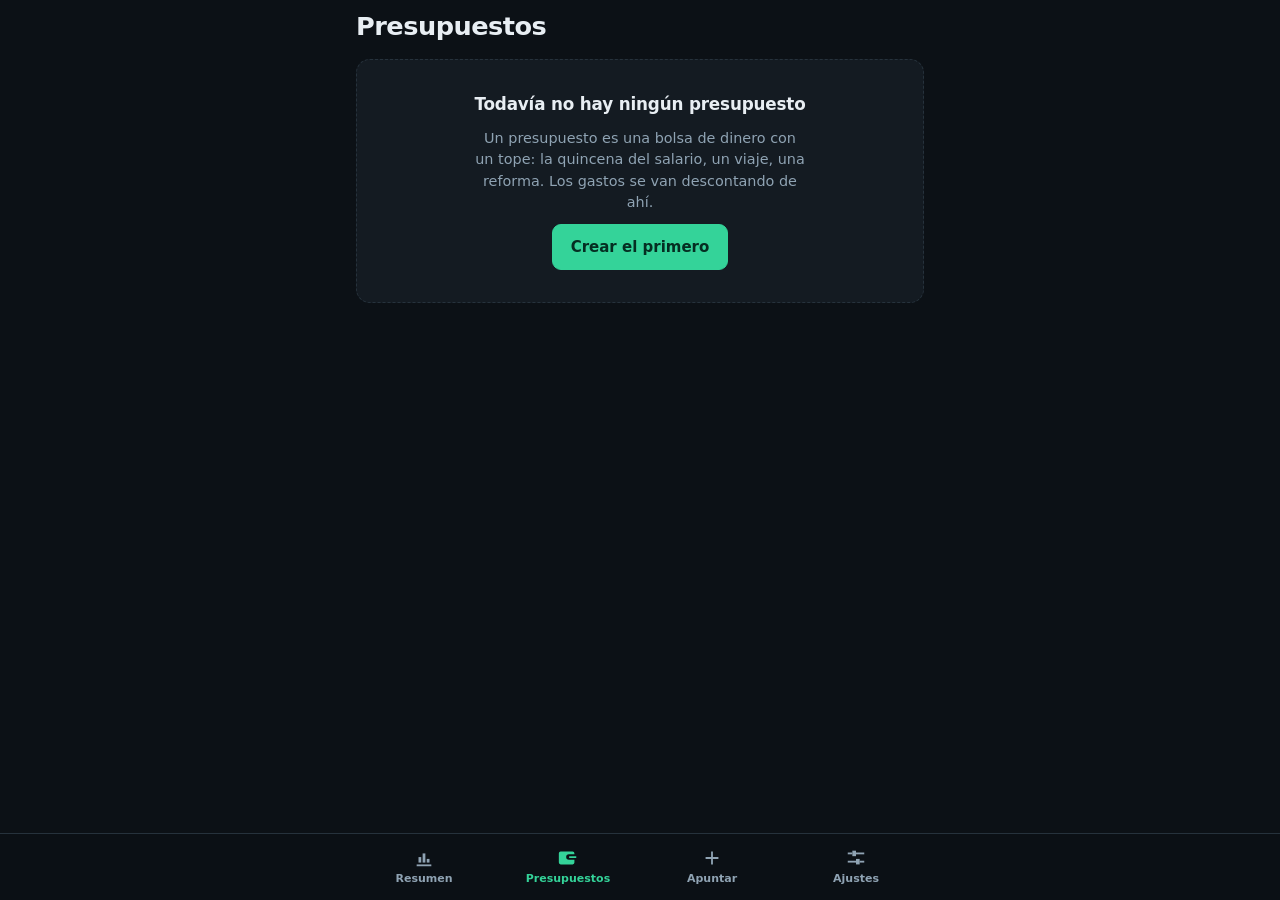
<file: index.html>
<!DOCTYPE html>
<html lang="es">
<head>
  <meta charset="utf-8">
  <meta name="viewport" content="width=device-width, initial-scale=1, viewport-fit=cover">
  <title>Control de Gastos</title>
  <meta name="description" content="Control de gastos por presupuestos: cuánto llevas gastado y cuánto te queda.">
  <meta name="theme-color" content="#0C1116">
  <meta name="mobile-web-app-capable" content="yes">
  <meta name="apple-mobile-web-app-capable" content="yes">
  <meta name="apple-mobile-web-app-status-bar-style" content="black-translucent">
  <meta name="apple-mobile-web-app-title" content="Control de Gastos">
  <link rel="manifest" href="manifest.webmanifest">
  <link rel="icon" href="icons/icon-192.png" sizes="192x192">
  <link rel="apple-touch-icon" href="icons/icon-192.png">
  <link rel="stylesheet" href="app.css">
</head>
<body>

  <div id="install" class="install-bar" hidden>
    <span>Instálala en el móvil para abrirla como una app.</span>
    <span class="install-actions">
      <button type="button" class="install-yes">Instalar</button>
      <button type="button" class="install-no">Ahora no</button>
    </span>
  </div>

  <main id="screen" class="screen"></main>

  <nav id="nav" class="nav" aria-label="Secciones"></nav>

  <noscript>
    <p style="padding:2rem;color:#E8EEF3">Control de Gastos necesita JavaScript activado para funcionar.</p>
  </noscript>

  <script src="js/dom.js"></script>
  <script src="js/store.js"></script>
  <script src="js/bancos.js"></script>
  <script src="js/charts.js"></script>
  <script src="js/views.js"></script>
  <script src="js/dashboard.js"></script>
  <script src="js/gmail.js"></script>
  <script src="js/app.js"></script>
</body>
</html>
</file>
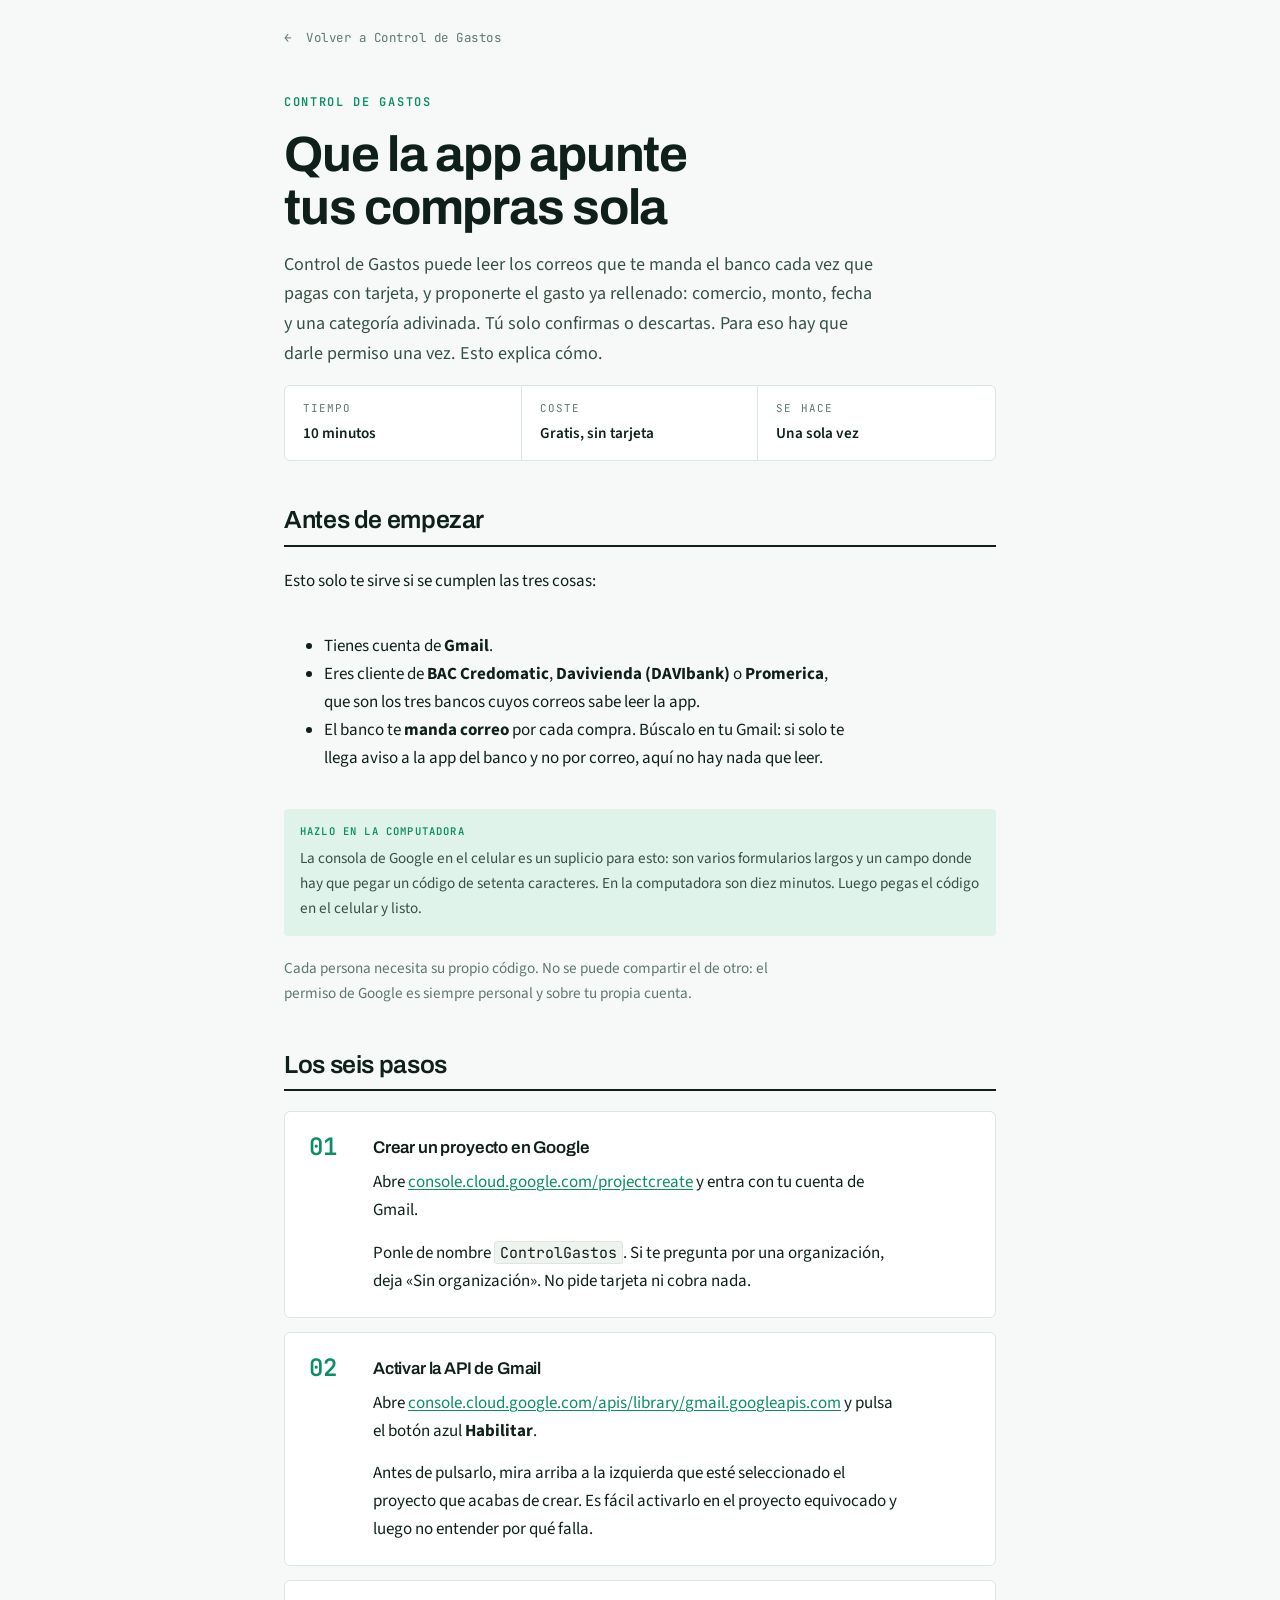
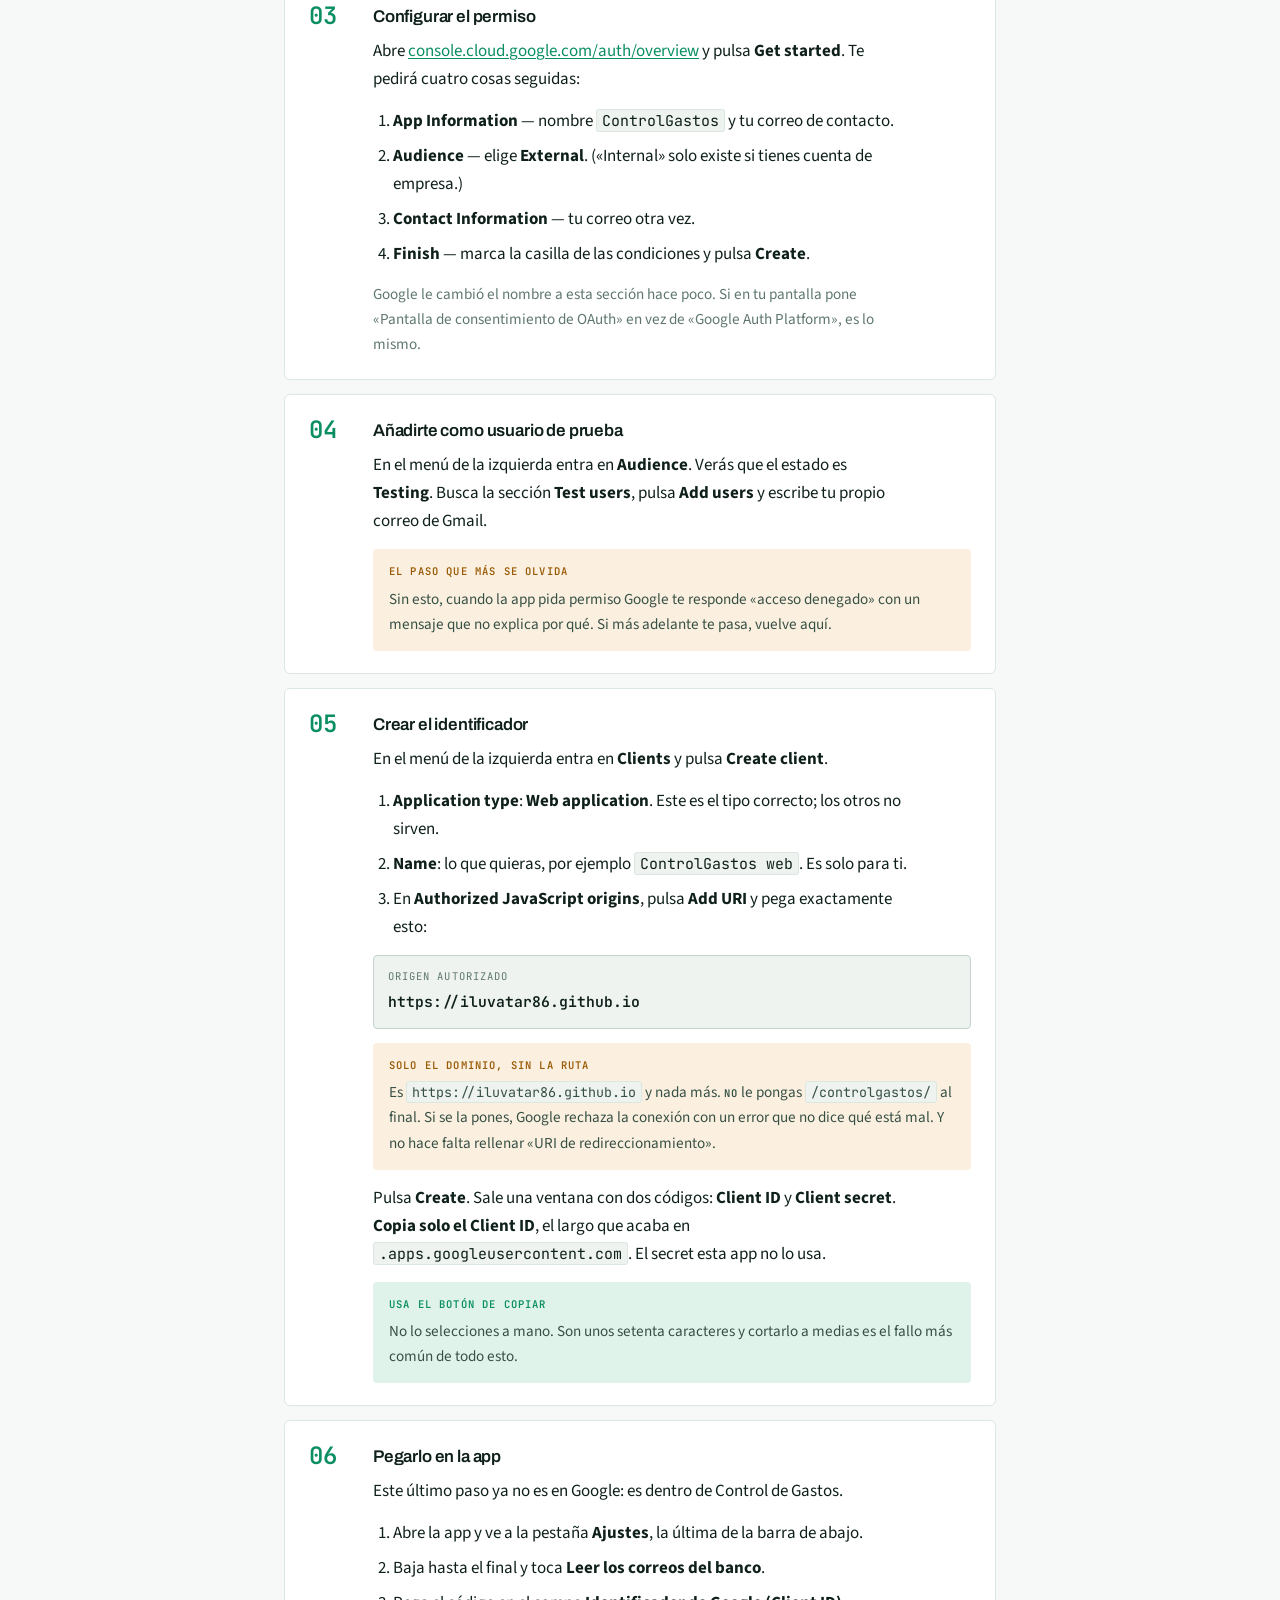
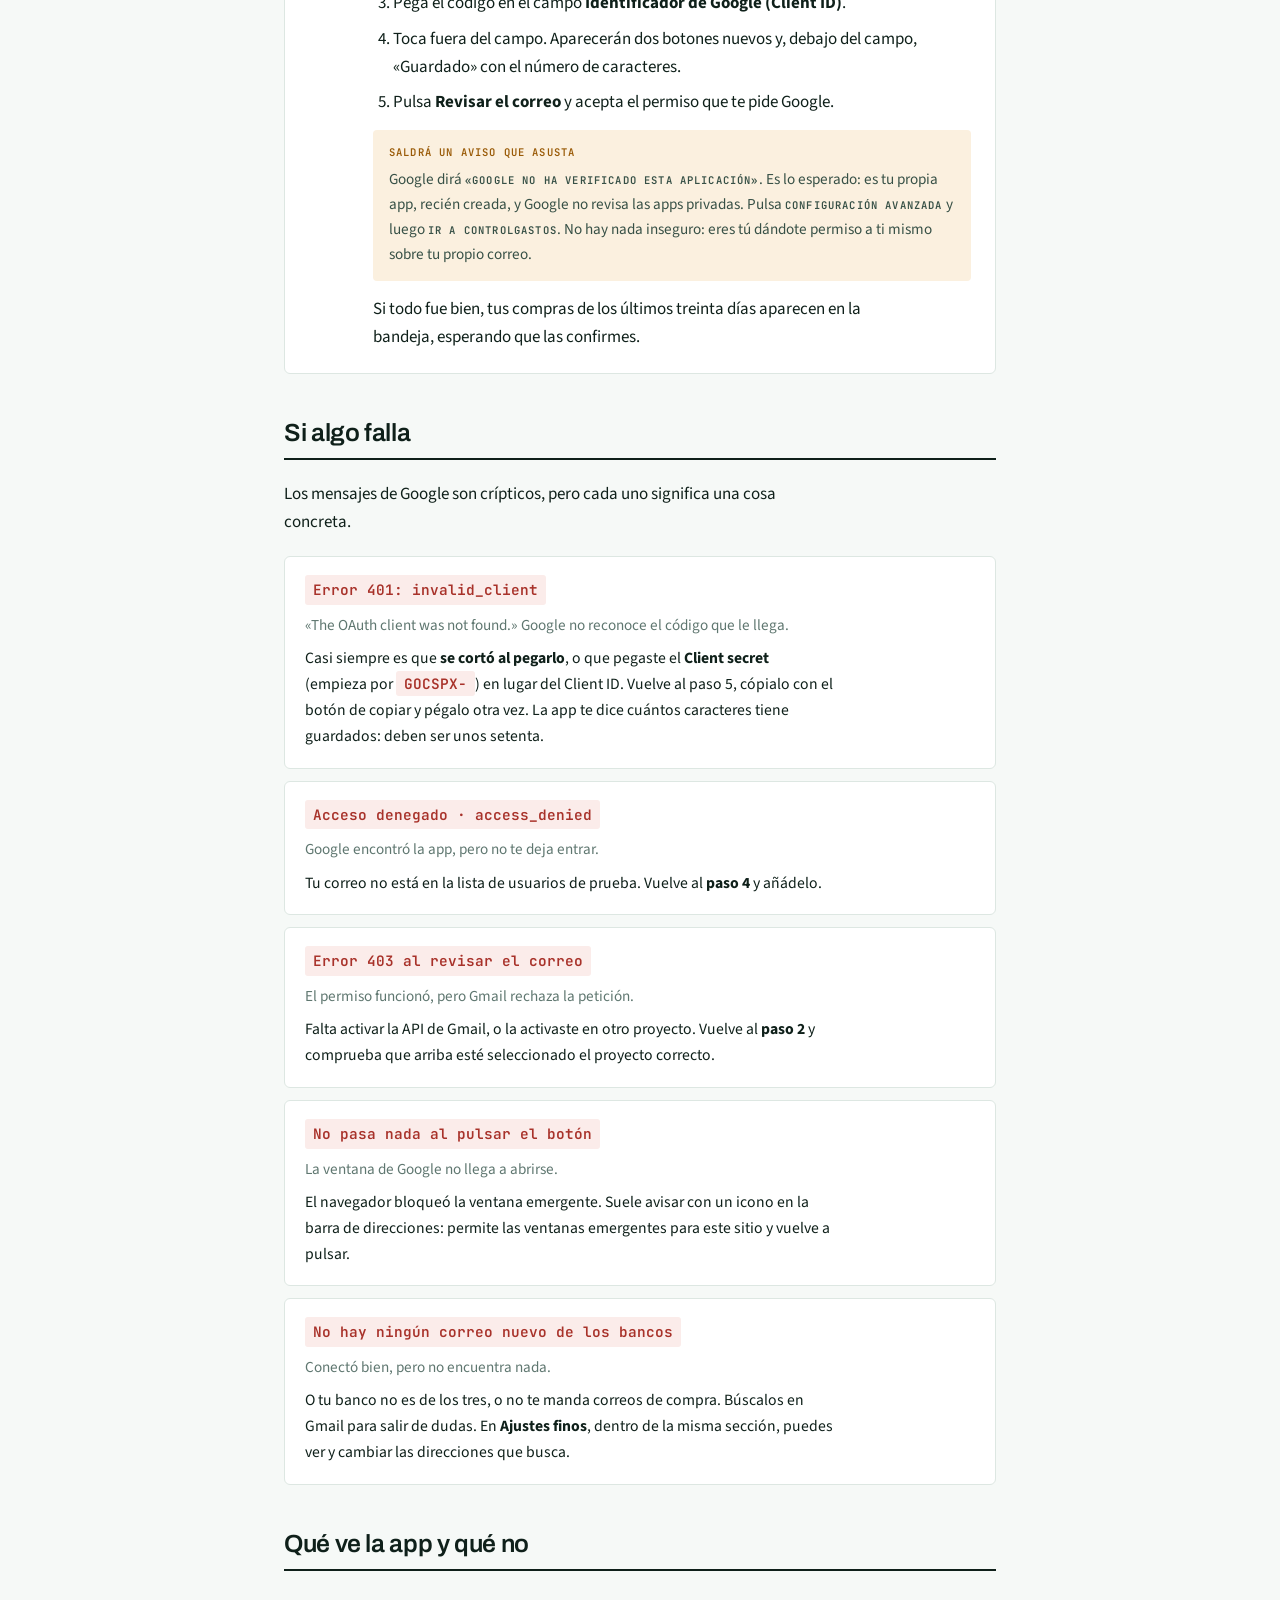
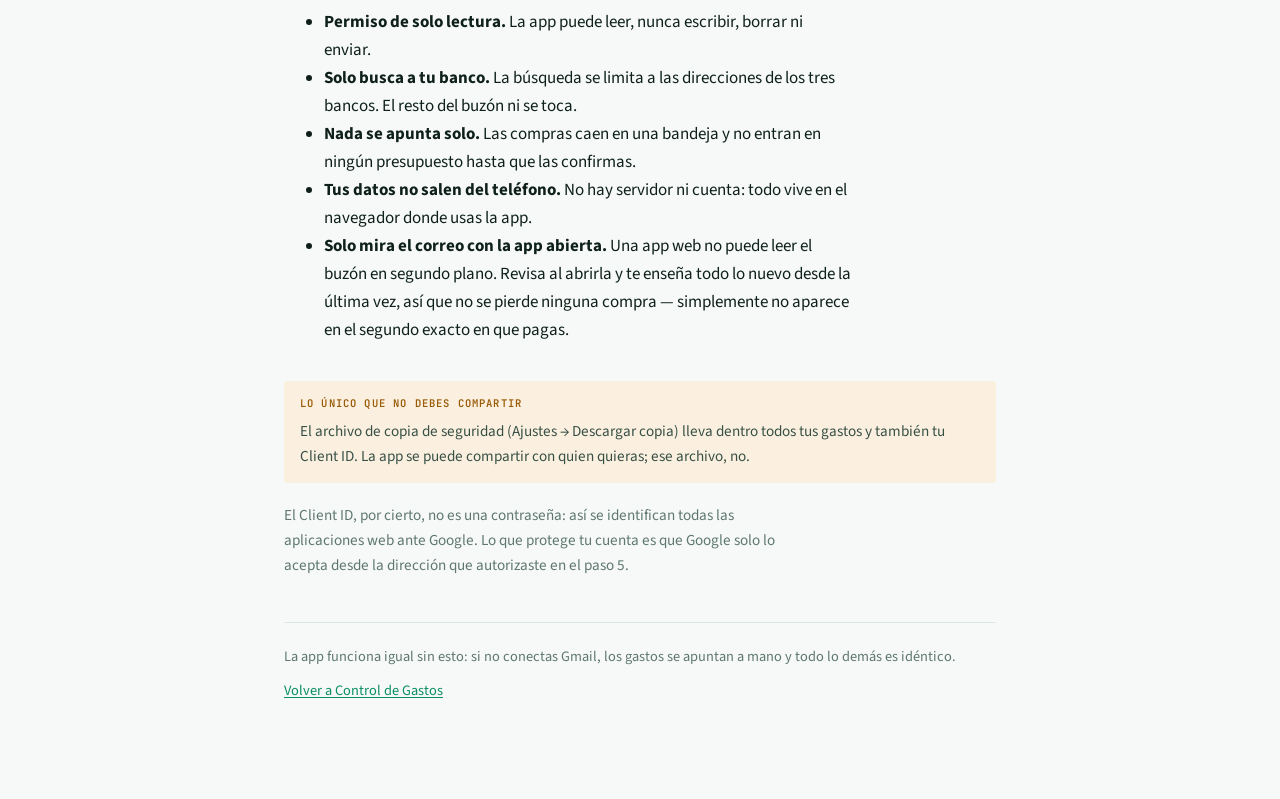
<file: guia.html>
<!DOCTYPE html>
<html lang="es">
<head>
<meta charset="utf-8">
<meta name="viewport" content="width=device-width, initial-scale=1, viewport-fit=cover">
<title>Conectar Gmail · Control de Gastos</title>
<meta name="description" content="Guía paso a paso para que Control de Gastos lea los correos de compra de tu banco.">
<meta name="theme-color" content="#F6F9F7" media="(prefers-color-scheme: light)">
<meta name="theme-color" content="#0C1116" media="(prefers-color-scheme: dark)">
<link rel="icon" href="icons/icon-192.png" sizes="192x192">
<link rel="preconnect" href="https://fonts.googleapis.com">
<link rel="preconnect" href="https://fonts.gstatic.com" crossorigin>
<link rel="stylesheet" href="https://fonts.googleapis.com/css2?family=Archivo:wght@500;600;700&family=Source+Sans+3:ital,wght@0,400;0,600;1,400&family=JetBrains+Mono:wght@400;600&display=swap">

<style>
  /* Paleta clara: neutros con sesgo verde, para que el acento no flote suelto.
     La oscura es literalmente la de la app, para que se reconozca. */
  :root {
    --ground: #F6F9F7;
    --surface: #FFFFFF;
    --surface-2: #EEF3F0;
    --ink: #0F201A;
    --ink-soft: #375046;
    --muted: #5F7770;
    --accent: #0B8F62;
    --accent-soft: #E0F3EB;
    --warn: #9A5B08;
    --warn-soft: #FBF0DF;
    --danger: #A8322A;
    --danger-soft: #FBECEA;
    --line: #DDE7E2;
    --line-hard: #C4D4CD;

    --display: "Archivo", "Segoe UI", system-ui, sans-serif;
    --body: "Source Sans 3", "Segoe UI", system-ui, sans-serif;
    --mono: "JetBrains Mono", ui-monospace, "Cascadia Mono", Consolas, monospace;

    --measure: 66ch;
  }

  @media (prefers-color-scheme: dark) {
    :root:not([data-theme="light"]) {
      --ground: #0C1116;
      --surface: #141B22;
      --surface-2: #1B242D;
      --ink: #E8EEF3;
      --ink-soft: #C3D2DA;
      --muted: #8FA3B3;
      --accent: #34D399;
      --accent-soft: #14302A;
      --warn: #FBBF24;
      --warn-soft: #2B2313;
      --danger: #F87171;
      --danger-soft: #2C1918;
      --line: #26323C;
      --line-hard: #35434F;
    }
  }

  :root[data-theme="dark"] {
    --ground: #0C1116;
    --surface: #141B22;
    --surface-2: #1B242D;
    --ink: #E8EEF3;
    --ink-soft: #C3D2DA;
    --muted: #8FA3B3;
    --accent: #34D399;
    --accent-soft: #14302A;
    --warn: #FBBF24;
    --warn-soft: #2B2313;
    --danger: #F87171;
    --danger-soft: #2C1918;
    --line: #26323C;
    --line-hard: #35434F;
  }

  * { box-sizing: border-box; }

  body {
    margin: 0;
    background: var(--ground);
    color: var(--ink);
    font-family: var(--body);
    font-size: 17px;
    line-height: 1.65;
    -webkit-font-smoothing: antialiased;
  }

  .hoja {
    max-width: 760px;
    margin: 0 auto;
    padding: 28px 24px 96px;
    display: flex;
    flex-direction: column;
    gap: 44px;
  }

  p, li { max-width: var(--measure); }
  p { margin: 0; }

  a { color: var(--accent); text-decoration-thickness: 1px; text-underline-offset: 2px; }
  a:focus-visible { outline: 2px solid var(--accent); outline-offset: 3px; border-radius: 2px; }

  /* ---------- volver ---------- */

  .volver {
    font-family: var(--mono);
    font-size: .78rem;
    letter-spacing: .04em;
    color: var(--muted);
    text-decoration: none;
    align-self: flex-start;
  }
  .volver:hover { color: var(--accent); }

  /* ---------- cabecera ---------- */

  .cabecera { display: flex; flex-direction: column; gap: 16px; }

  .antetitulo {
    font-family: var(--mono);
    font-size: .75rem;
    font-weight: 600;
    letter-spacing: .14em;
    text-transform: uppercase;
    color: var(--accent);
    margin: 0;
  }

  h1 {
    font-family: var(--display);
    font-weight: 700;
    font-size: clamp(2.1rem, 6vw, 3.1rem);
    line-height: 1.06;
    letter-spacing: -.025em;
    margin: 0;
    text-wrap: balance;
  }

  .entrada { font-size: 1.13rem; color: var(--ink-soft); }

  .ficha {
    display: flex;
    flex-wrap: wrap;
    gap: 0;
    border: 1px solid var(--line);
    border-radius: 6px;
    background: var(--surface);
    overflow: hidden;
    margin: 0;
  }

  .ficha div {
    flex: 1 1 150px;
    padding: 14px 18px;
    border-right: 1px solid var(--line);
  }
  .ficha div:last-child { border-right: 0; }

  .ficha dt {
    font-family: var(--mono);
    font-size: .68rem;
    letter-spacing: .1em;
    text-transform: uppercase;
    color: var(--muted);
    margin: 0 0 3px;
  }
  .ficha dd { margin: 0; font-weight: 600; font-size: .95rem; }

  /* ---------- secciones ---------- */

  section { display: flex; flex-direction: column; gap: 20px; }

  h2 {
    font-family: var(--display);
    font-weight: 600;
    font-size: 1.55rem;
    letter-spacing: -.015em;
    line-height: 1.2;
    margin: 0;
    padding-bottom: 10px;
    border-bottom: 2px solid var(--ink);
    text-wrap: balance;
  }

  h3 {
    font-family: var(--display);
    font-weight: 600;
    font-size: 1.06rem;
    letter-spacing: -.01em;
    margin: 0;
  }

  .nota { color: var(--muted); font-size: .95rem; }

  /* ---------- pasos numerados ----------
     La numeración es real: es un procedimiento y el orden importa. */

  .pasos { display: flex; flex-direction: column; gap: 14px; counter-reset: paso; }

  .paso {
    display: grid;
    grid-template-columns: 46px 1fr;
    gap: 6px 18px;
    background: var(--surface);
    border: 1px solid var(--line);
    border-radius: 6px;
    padding: 22px 24px;
  }

  .paso::before {
    counter-increment: paso;
    content: counter(paso, decimal-leading-zero);
    grid-row: 1 / span 2;
    font-family: var(--mono);
    font-size: 1.5rem;
    font-weight: 600;
    line-height: 1.1;
    color: var(--accent);
    font-variant-numeric: tabular-nums;
  }

  .paso h3 { grid-column: 2; align-self: center; }
  .paso .cuerpo { grid-column: 2; display: flex; flex-direction: column; gap: 14px; }

  .paso ol, .paso ul { margin: 0; padding-left: 1.15em; display: flex; flex-direction: column; gap: 7px; }

  @media (max-width: 560px) {
    .paso { grid-template-columns: 1fr; gap: 10px; padding: 20px; }
    .paso::before { grid-row: auto; font-size: 1.15rem; }
    .paso h3, .paso .cuerpo { grid-column: 1; }
  }

  /* ---------- valores exactos que hay que copiar ---------- */

  .valor {
    display: flex;
    flex-direction: column;
    gap: 4px;
    background: var(--surface-2);
    border: 1px solid var(--line-hard);
    border-radius: 4px;
    padding: 12px 14px;
  }

  .valor span {
    font-family: var(--mono);
    font-size: .66rem;
    letter-spacing: .1em;
    text-transform: uppercase;
    color: var(--muted);
  }

  .valor code {
    font-family: var(--mono);
    font-size: .92rem;
    font-weight: 600;
    color: var(--ink);
    overflow-x: auto;
    white-space: nowrap;
    padding-bottom: 2px;
  }

  code:not(.valor code):not(.err code) {
    font-family: var(--mono);
    font-size: .88em;
    background: var(--surface-2);
    border: 1px solid var(--line);
    border-radius: 3px;
    padding: 1px 5px;
  }

  /* ---------- avisos ---------- */

  .aviso {
    display: flex;
    flex-direction: column;
    gap: 6px;
    border-radius: 4px;
    padding: 14px 16px;
    font-size: .95rem;
  }

  .aviso b {
    font-family: var(--mono);
    font-size: .66rem;
    font-weight: 600;
    letter-spacing: .11em;
    text-transform: uppercase;
  }

  .aviso p { max-width: none; }

  .aviso.ojo { background: var(--warn-soft); color: var(--warn); }
  .aviso.ojo p { color: var(--ink-soft); }
  .aviso.clave { background: var(--accent-soft); color: var(--accent); }
  .aviso.clave p { color: var(--ink-soft); }

  /* ---------- errores ---------- */

  .errores { display: flex; flex-direction: column; gap: 12px; }

  .err {
    background: var(--surface);
    border: 1px solid var(--line);
    border-radius: 6px;
    padding: 18px 20px;
    display: flex;
    flex-direction: column;
    gap: 8px;
  }

  .err code {
    font-family: var(--mono);
    font-size: .9rem;
    font-weight: 600;
    color: var(--danger);
    background: var(--danger-soft);
    border-radius: 3px;
    padding: 3px 8px;
    align-self: flex-start;
    max-width: 100%;
    overflow-x: auto;
  }

  .err .que { font-size: .95rem; color: var(--muted); }
  .err .arreglo { font-size: .98rem; }

  /* ---------- pie ---------- */

  .pie {
    border-top: 1px solid var(--line);
    padding-top: 22px;
    display: flex;
    flex-direction: column;
    gap: 10px;
    font-size: .9rem;
    color: var(--muted);
  }
  .pie p { max-width: none; }

  @media (prefers-reduced-motion: reduce) {
    * { animation: none !important; transition: none !important; }
  }
</style>
</head>
<body>

<div class="hoja">

  <a class="volver" href="./">&larr;&nbsp; Volver a Control de Gastos</a>

  <header class="cabecera">
    <p class="antetitulo">Control de Gastos</p>
    <h1>Que la app apunte tus compras sola</h1>
    <p class="entrada">
      Control de Gastos puede leer los correos que te manda el banco cada vez que
      pagas con tarjeta, y proponerte el gasto ya rellenado: comercio, monto, fecha
      y una categoría adivinada. Tú solo confirmas o descartas.
      Para eso hay que darle permiso una vez. Esto explica cómo.
    </p>

    <dl class="ficha">
      <div><dt>Tiempo</dt><dd>10 minutos</dd></div>
      <div><dt>Coste</dt><dd>Gratis, sin tarjeta</dd></div>
      <div><dt>Se hace</dt><dd>Una sola vez</dd></div>
    </dl>
  </header>

  <section>
    <h2>Antes de empezar</h2>
    <p>Esto solo te sirve si se cumplen las tres cosas:</p>
    <ul>
      <li>Tienes cuenta de <b>Gmail</b>.</li>
      <li>Eres cliente de <b>BAC Credomatic</b>, <b>Davivienda&nbsp;(DAVIbank)</b> o <b>Promerica</b>,
        que son los tres bancos cuyos correos sabe leer la app.</li>
      <li>El banco te <b>manda correo</b> por cada compra. Búscalo en tu Gmail: si solo te llega
        aviso a la app del banco y no por correo, aquí no hay nada que leer.</li>
    </ul>

    <div class="aviso clave">
      <b>Hazlo en la computadora</b>
      <p>
        La consola de Google en el celular es un suplicio para esto: son varios formularios
        largos y un campo donde hay que pegar un código de setenta caracteres. En la
        computadora son diez minutos. Luego pegas el código en el celular y listo.
      </p>
    </div>

    <p class="nota">
      Cada persona necesita su propio código. No se puede compartir el de otro: el permiso de
      Google es siempre personal y sobre tu propia cuenta.
    </p>
  </section>

  <section>
    <h2>Los seis pasos</h2>

    <div class="pasos">

      <article class="paso">
        <h3>Crear un proyecto en Google</h3>
        <div class="cuerpo">
          <p>Abre <a href="https://console.cloud.google.com/projectcreate">console.cloud.google.com/projectcreate</a>
            y entra con tu cuenta de Gmail.</p>
          <p>Ponle de nombre <code>ControlGastos</code>. Si te pregunta por una organización,
            deja «Sin organización». No pide tarjeta ni cobra nada.</p>
        </div>
      </article>

      <article class="paso">
        <h3>Activar la API de Gmail</h3>
        <div class="cuerpo">
          <p>Abre <a href="https://console.cloud.google.com/apis/library/gmail.googleapis.com">console.cloud.google.com/apis/library/gmail.googleapis.com</a>
            y pulsa el botón azul <b>Habilitar</b>.</p>
          <p>Antes de pulsarlo, mira arriba a la izquierda que esté seleccionado el proyecto que
            acabas de crear. Es fácil activarlo en el proyecto equivocado y luego no entender
            por qué falla.</p>
        </div>
      </article>

      <article class="paso">
        <h3>Configurar el permiso</h3>
        <div class="cuerpo">
          <p>Abre <a href="https://console.cloud.google.com/auth/overview">console.cloud.google.com/auth/overview</a>
            y pulsa <b>Get started</b>. Te pedirá cuatro cosas seguidas:</p>
          <ol>
            <li><b>App Information</b> — nombre <code>ControlGastos</code> y tu correo de contacto.</li>
            <li><b>Audience</b> — elige <b>External</b>. («Internal» solo existe si tienes cuenta de empresa.)</li>
            <li><b>Contact Information</b> — tu correo otra vez.</li>
            <li><b>Finish</b> — marca la casilla de las condiciones y pulsa <b>Create</b>.</li>
          </ol>
          <p class="nota">
            Google le cambió el nombre a esta sección hace poco. Si en tu pantalla pone
            «Pantalla de consentimiento de OAuth» en vez de «Google Auth Platform», es lo mismo.
          </p>
        </div>
      </article>

      <article class="paso">
        <h3>Añadirte como usuario de prueba</h3>
        <div class="cuerpo">
          <p>En el menú de la izquierda entra en <b>Audience</b>. Verás que el estado es
            <b>Testing</b>. Busca la sección <b>Test users</b>, pulsa <b>Add users</b> y
            escribe tu propio correo de Gmail.</p>

          <div class="aviso ojo">
            <b>El paso que más se olvida</b>
            <p>
              Sin esto, cuando la app pida permiso Google te responde «acceso denegado» con un
              mensaje que no explica por qué. Si más adelante te pasa, vuelve aquí.
            </p>
          </div>
        </div>
      </article>

      <article class="paso">
        <h3>Crear el identificador</h3>
        <div class="cuerpo">
          <p>En el menú de la izquierda entra en <b>Clients</b> y pulsa <b>Create client</b>.</p>
          <ol>
            <li><b>Application type</b>: <b>Web application</b>. Este es el tipo correcto; los otros no sirven.</li>
            <li><b>Name</b>: lo que quieras, por ejemplo <code>ControlGastos web</code>. Es solo para ti.</li>
            <li>En <b>Authorized JavaScript origins</b>, pulsa <b>Add URI</b> y pega exactamente esto:</li>
          </ol>

          <div class="valor">
            <span>Origen autorizado</span>
            <code>https://iluvatar86.github.io</code>
          </div>

          <div class="aviso ojo">
            <b>Solo el dominio, sin la ruta</b>
            <p>
              Es <code>https://iluvatar86.github.io</code> y nada más. <b>No</b> le pongas
              <code>/controlgastos/</code> al final. Si se la pones, Google rechaza la conexión
              con un error que no dice qué está mal. Y no hace falta rellenar
              «URI de redireccionamiento».
            </p>
          </div>

          <p>Pulsa <b>Create</b>. Sale una ventana con dos códigos: <b>Client ID</b> y
            <b>Client secret</b>. <b>Copia solo el Client ID</b>, el largo que acaba en
            <code>.apps.googleusercontent.com</code>. El secret esta app no lo usa.</p>

          <div class="aviso clave">
            <b>Usa el botón de copiar</b>
            <p>
              No lo selecciones a mano. Son unos setenta caracteres y cortarlo a medias es el
              fallo más común de todo esto.
            </p>
          </div>
        </div>
      </article>

      <article class="paso">
        <h3>Pegarlo en la app</h3>
        <div class="cuerpo">
          <p>Este último paso ya no es en Google: es dentro de Control de Gastos.</p>
          <ol>
            <li>Abre la app y ve a la pestaña <b>Ajustes</b>, la última de la barra de abajo.</li>
            <li>Baja hasta el final y toca <b>Leer los correos del banco</b>.</li>
            <li>Pega el código en el campo <b>Identificador de Google (Client ID)</b>.</li>
            <li>Toca fuera del campo. Aparecerán dos botones nuevos y, debajo del campo,
              «Guardado» con el número de caracteres.</li>
            <li>Pulsa <b>Revisar el correo</b> y acepta el permiso que te pide Google.</li>
          </ol>

          <div class="aviso ojo">
            <b>Saldrá un aviso que asusta</b>
            <p>
              Google dirá <b>«Google no ha verificado esta aplicación»</b>. Es lo esperado: es
              tu propia app, recién creada, y Google no revisa las apps privadas. Pulsa
              <b>Configuración avanzada</b> y luego <b>Ir a ControlGastos</b>. No hay nada
              inseguro: eres tú dándote permiso a ti mismo sobre tu propio correo.
            </p>
          </div>

          <p>Si todo fue bien, tus compras de los últimos treinta días aparecen en la bandeja,
            esperando que las confirmes.</p>
        </div>
      </article>

    </div>
  </section>

  <section>
    <h2>Si algo falla</h2>
    <p>Los mensajes de Google son crípticos, pero cada uno significa una cosa concreta.</p>

    <div class="errores">

      <div class="err">
        <code>Error 401: invalid_client</code>
        <p class="que">«The OAuth client was not found.» Google no reconoce el código que le llega.</p>
        <p class="arreglo">
          Casi siempre es que <b>se cortó al pegarlo</b>, o que pegaste el <b>Client secret</b>
          (empieza por <code>GOCSPX-</code>) en lugar del Client ID. Vuelve al paso 5, cópialo
          con el botón de copiar y pégalo otra vez. La app te dice cuántos caracteres tiene
          guardados: deben ser unos setenta.
        </p>
      </div>

      <div class="err">
        <code>Acceso denegado · access_denied</code>
        <p class="que">Google encontró la app, pero no te deja entrar.</p>
        <p class="arreglo">
          Tu correo no está en la lista de usuarios de prueba. Vuelve al <b>paso 4</b> y añádelo.
        </p>
      </div>

      <div class="err">
        <code>Error 403 al revisar el correo</code>
        <p class="que">El permiso funcionó, pero Gmail rechaza la petición.</p>
        <p class="arreglo">
          Falta activar la API de Gmail, o la activaste en otro proyecto. Vuelve al
          <b>paso 2</b> y comprueba que arriba esté seleccionado el proyecto correcto.
        </p>
      </div>

      <div class="err">
        <code>No pasa nada al pulsar el botón</code>
        <p class="que">La ventana de Google no llega a abrirse.</p>
        <p class="arreglo">
          El navegador bloqueó la ventana emergente. Suele avisar con un icono en la barra de
          direcciones: permite las ventanas emergentes para este sitio y vuelve a pulsar.
        </p>
      </div>

      <div class="err">
        <code>No hay ningún correo nuevo de los bancos</code>
        <p class="que">Conectó bien, pero no encuentra nada.</p>
        <p class="arreglo">
          O tu banco no es de los tres, o no te manda correos de compra. Búscalos en Gmail para
          salir de dudas. En <b>Ajustes finos</b>, dentro de la misma sección, puedes ver y
          cambiar las direcciones que busca.
        </p>
      </div>

    </div>
  </section>

  <section>
    <h2>Qué ve la app y qué no</h2>

    <ul>
      <li><b>Permiso de solo lectura.</b> La app puede leer, nunca escribir, borrar ni enviar.</li>
      <li><b>Solo busca a tu banco.</b> La búsqueda se limita a las direcciones de los tres
        bancos. El resto del buzón ni se toca.</li>
      <li><b>Nada se apunta solo.</b> Las compras caen en una bandeja y no entran en ningún
        presupuesto hasta que las confirmas.</li>
      <li><b>Tus datos no salen del teléfono.</b> No hay servidor ni cuenta: todo vive en el
        navegador donde usas la app.</li>
      <li><b>Solo mira el correo con la app abierta.</b> Una app web no puede leer el buzón en
        segundo plano. Revisa al abrirla y te enseña todo lo nuevo desde la última vez, así que
        no se pierde ninguna compra — simplemente no aparece en el segundo exacto en que pagas.</li>
    </ul>

    <div class="aviso ojo">
      <b>Lo único que no debes compartir</b>
      <p>
        El archivo de copia de seguridad (Ajustes → Descargar copia) lleva dentro todos tus
        gastos y también tu Client ID. La app se puede compartir con quien quieras; ese archivo, no.
      </p>
    </div>

    <p class="nota">
      El Client ID, por cierto, no es una contraseña: así se identifican todas las aplicaciones
      web ante Google. Lo que protege tu cuenta es que Google solo lo acepta desde la dirección
      que autorizaste en el paso 5.
    </p>
  </section>

  <footer class="pie">
    <p>
      La app funciona igual sin esto: si no conectas Gmail, los gastos se apuntan a mano y todo
      lo demás es idéntico.
    </p>
    <p><a href="./">Volver a Control de Gastos</a></p>
  </footer>

</div>

</body>
</html>
</file>
<file: app.css>
/* ---------------------------------------------------------------------------
   ControlGastos — estilos.

   Oscuro, como la app del gimnasio, para que las dos se parezcan. El color
   fuerte (el verde) está reservado a una sola cosa: el dinero que queda. El
   ámbar avisa de que se está acabando y el rojo de que ya se pasó. Todo lo
   demás va apagado para que esos tres colores signifiquen algo.
--------------------------------------------------------------------------- */

:root {
  --bg: #0C1116;
  --surface: #141B22;
  --surface-2: #1B242D;
  --line: #26323C;
  --line-soft: #1E2831;
  --ink: #E8EEF3;
  --muted: #8FA3B3;
  --accent: #34D399;
  --accent-ink: #052E22;
  --accent-soft: rgba(52, 211, 153, .16);
  --warn: #FBBF24;
  --danger: #F87171;

  --radius: 14px;
  --radius-sm: 9px;
  --pad: 16px;

  --font: system-ui, -apple-system, "Segoe UI", Roboto, "Helvetica Neue", sans-serif;
}

* { box-sizing: border-box; }

html, body {
  margin: 0;
  padding: 0;
  background: var(--bg);
  color: var(--ink);
  font-family: var(--font);
  font-size: 16px;
  line-height: 1.5;
  -webkit-text-size-adjust: 100%;
  -webkit-tap-highlight-color: transparent;
  overscroll-behavior-y: none;
}

body { min-height: 100vh; min-height: 100dvh; }

a { color: inherit; text-decoration: none; }

:focus-visible {
  outline: 2px solid var(--accent);
  outline-offset: 2px;
  border-radius: 4px;
}

/* ---------- estructura ---------------------------------------------------- */

.screen {
  display: block;
  max-width: 600px;
  margin: 0 auto;
  padding: calc(env(safe-area-inset-top) + 12px) var(--pad)
           calc(env(safe-area-inset-bottom) + 92px);
}

.screen > div {
  display: flex;
  flex-direction: column;
  gap: 18px;
}

.top { display: flex; align-items: flex-start; gap: 12px; }
.top-text { flex: 1; min-width: 0; }

h1 {
  margin: 0;
  font-size: 1.6rem;
  font-weight: 700;
  letter-spacing: -.02em;
  line-height: 1.15;
  overflow-wrap: break-word;
}

.sub { margin: 4px 0 0; color: var(--muted); font-size: .875rem; }

h2, h3 { margin: 0; font-weight: 650; letter-spacing: -.01em; }

.muted { color: var(--muted); font-size: .875rem; margin: 0; }
.hint { color: var(--muted); font-size: .8125rem; margin: 0; }
.ref { color: var(--muted); font-size: .75rem; font-variant-numeric: tabular-nums; }

.hint-box {
  margin: 0;
  padding: 11px 13px;
  background: var(--surface-2);
  border-left: 3px solid var(--accent);
  border-radius: 0 var(--radius-sm) var(--radius-sm) 0;
  font-size: .8125rem;
  color: var(--muted);
}

.back { color: var(--muted); font-size: .875rem; align-self: flex-start; padding: 4px 0; }
.back:active { color: var(--ink); }

/* ---------- tarjetas ------------------------------------------------------ */

.card {
  background: var(--surface);
  border: 1px solid var(--line);
  border-radius: var(--radius);
  padding: var(--pad);
  display: flex;
  flex-direction: column;
  gap: 12px;
}

.card-title { font-size: 1rem; }
.card-head { display: flex; align-items: baseline; gap: 10px; }
.card-head .card-title { flex: 1; }

.empty-state {
  background: var(--surface);
  border: 1px dashed var(--line);
  border-radius: var(--radius);
  padding: 32px var(--pad);
  text-align: center;
  display: flex;
  flex-direction: column;
  gap: 10px;
  align-items: center;
}

.empty-state h2 { font-size: 1.05rem; }
.empty-state p { margin: 0; color: var(--muted); font-size: .9rem; max-width: 36ch; }

/* ---------- botones ------------------------------------------------------- */

.btn {
  display: inline-flex;
  align-items: center;
  justify-content: center;
  gap: 6px;
  min-height: 46px;
  padding: 0 18px;
  border: 1px solid var(--line);
  border-radius: var(--radius-sm);
  background: var(--surface-2);
  color: var(--ink);
  font: inherit;
  font-size: .9375rem;
  font-weight: 600;
  cursor: pointer;
  text-align: center;
}

.btn:active { transform: translateY(1px); }

.btn-primary { background: var(--accent); border-color: var(--accent); color: var(--accent-ink); }
.btn-danger { color: var(--danger); border-color: var(--line); background: var(--surface-2); }
.btn-block { width: 100%; }
.btn-small { min-height: 38px; padding: 0 13px; font-size: .8125rem; flex: none; }

.link-danger {
  background: none; border: 0; padding: 4px 0;
  color: var(--danger); font: inherit; font-size: .8125rem; cursor: pointer;
}

.link-soft { color: var(--accent); font-size: .8125rem; font-weight: 600; }

.link-today {
  background: none; border: 0; padding: 0;
  font: inherit; font-weight: 700;
  color: var(--warn); text-decoration: underline; cursor: pointer;
}

.form-actions { display: flex; gap: 10px; flex-wrap: wrap; }
.form-actions .btn { flex: 1; }

.sticky-save {
  position: sticky;
  bottom: calc(env(safe-area-inset-bottom) + 78px);
  padding-top: 8px;
  background: linear-gradient(to top, var(--bg) 62%, transparent);
}

/* ---------- campos -------------------------------------------------------- */

input, select, textarea {
  font: inherit;
  color: var(--ink);
  background: var(--surface-2);
  border: 1px solid var(--line);
  border-radius: var(--radius-sm);
  padding: 11px 12px;
  width: 100%;
  min-height: 44px;
}

input::placeholder { color: #5B6D7C; }
input[type="date"] { min-height: 46px; }
input[type="file"] { padding: 9px; font-size: .8125rem; }

.field { display: flex; flex-direction: column; gap: 5px; }
.field > span { font-size: .75rem; color: var(--muted); }
.field-help { font-size: .75rem; color: var(--muted); line-height: 1.45; }

.note-input { font-size: .875rem; }

.seg {
  display: grid;
  grid-template-columns: repeat(auto-fit, minmax(64px, 1fr));
  gap: 4px;
  padding: 4px;
  background: var(--surface-2);
  border: 1px solid var(--line);
  border-radius: var(--radius-sm);
}

.seg-btn {
  min-width: 0;
  min-height: 38px;
  padding: 6px 8px;
  border: 0;
  border-radius: 6px;
  background: transparent;
  color: var(--muted);
  font: inherit;
  font-size: .8125rem;
  font-weight: 600;
  cursor: pointer;
}

.seg-btn.is-active { background: var(--accent); color: var(--accent-ink); }

/* Importe: el campo grande de la pantalla de apuntar un gasto. */
.amount-box { display: flex; gap: 10px; align-items: stretch; }
.amount-box .seg { grid-template-columns: repeat(2, 1fr); flex: none; width: 108px; }

.in-amount {
  flex: 1;
  min-width: 0;
  font-size: 1.85rem;
  font-weight: 700;
  text-align: right;
  padding: 8px 12px;
  font-variant-numeric: tabular-nums;
}

.amount-row { display: flex; flex-direction: column; gap: 8px; }
.in-amount-sm { font-size: 1.25rem; font-weight: 650; text-align: right; font-variant-numeric: tabular-nums; }

.conversion {
  margin: 0;
  font-size: .8125rem;
  color: var(--warn);
  line-height: 1.45;
}
.conversion[hidden] { display: none; }

/* ---------- comercios de siempre ------------------------------------------

   Sustituye al desplegable del navegador, que en Android tapaba el teclado.
   Con tope de seis filas cabe debajo del campo sin empujar nada fuera de la
   pantalla. Ojo con `[hidden]`: contra un `display: flex` no hace nada por sí
   solo, hay que apagarlo a mano. */

.sugerencias { display: flex; flex-direction: column; gap: 4px; margin-top: 7px; }
.sugerencias[hidden] { display: none; }

.sugerencia {
  padding: 10px 12px;
  border: 1px solid var(--line);
  border-radius: var(--radius-sm);
  background: var(--surface-2);
  color: var(--ink);
  font: inherit;
  font-size: .875rem;
  text-align: left;
  cursor: pointer;
}

.sugerencia:active { background: var(--line); }

.date-warning {
  margin: 0;
  padding: 10px 12px;
  background: rgba(251, 191, 36, .1);
  border: 1px solid rgba(251, 191, 36, .35);
  border-radius: var(--radius-sm);
  font-size: .8125rem;
  color: var(--warn);
  line-height: 1.5;
}

.date-warning.is-fuera {
  background: rgba(248, 113, 113, .1);
  border-color: rgba(248, 113, 113, .4);
  color: var(--danger);
}

.date-warning.is-fuera .link-today { color: var(--danger); }

/* ---------- rejillas de iconos y colores ---------------------------------- */

.emoji-grid { display: flex; flex-wrap: wrap; gap: 6px; }

.emoji-btn {
  width: 44px; height: 44px;
  flex: none;
  border: 1px solid var(--line);
  border-radius: var(--radius-sm);
  background: var(--surface-2);
  font-size: 1.25rem;
  line-height: 1;
  cursor: pointer;
}

.emoji-btn.is-active { border-color: var(--accent); background: var(--accent-soft); }

.color-grid { display: flex; flex-wrap: wrap; gap: 8px; }

.color-btn {
  width: 34px; height: 34px;
  flex: none;
  border: 2px solid transparent;
  border-radius: 50%;
  cursor: pointer;
  box-shadow: inset 0 0 0 1px rgba(0, 0, 0, .3);
}

.color-btn.is-active { border-color: var(--ink); }

/* ---------- baldosas del resumen ------------------------------------------ */

.tiles { display: grid; grid-template-columns: repeat(2, 1fr); gap: 8px; }

.tile {
  background: var(--surface);
  border: 1px solid var(--line);
  border-radius: var(--radius-sm);
  padding: 13px 12px;
  display: flex;
  flex-direction: column;
  gap: 1px;
}

.tile-v { font-size: 1.35rem; font-weight: 700; font-variant-numeric: tabular-nums; line-height: 1.15; }
.tile-l { font-size: .75rem; color: var(--muted); }

.stat {
  background: var(--surface-2);
  border: 1px solid var(--line);
  border-radius: var(--radius-sm);
  padding: 11px 8px;
  text-align: center;
}

.stat-v { display: block; font-size: 1.05rem; font-weight: 700; font-variant-numeric: tabular-nums; }
.stat-l { display: block; font-size: .6875rem; color: var(--muted); margin-top: 2px; }

/* ---------- barra de consumo ---------------------------------------------- */

.bar {
  height: 8px;
  border-radius: 999px;
  background: var(--surface-2);
  overflow: hidden;
  border: 1px solid var(--line-soft);
  display: flex;
}

.bar-fill { height: 100%; background: var(--accent); border-radius: 999px; }

/* El tramo de los gastos fijos, apagado y siempre a la izquierda: es dinero ya
   comprometido, no una decisión de este periodo. El color lo distingue del
   tramo de las compras sin necesidad de separador. */
.bar-fijos { height: 100%; background: var(--muted); opacity: .55; border-radius: 999px 0 0 999px; }
.bar-fill.is-warn { background: var(--warn); }
.bar-fill.is-over { background: var(--danger); }

/* ---------- lista de presupuestos ----------------------------------------- */

.pre-list { list-style: none; margin: 0; padding: 0; display: flex; flex-direction: column; gap: 10px; }

.pre-card {
  display: flex;
  flex-direction: column;
  gap: 10px;
  background: var(--surface);
  border: 1px solid var(--line);
  border-left: 4px solid var(--accent);
  border-radius: var(--radius);
  padding: 14px var(--pad);
}

.pre-card:active { background: var(--surface-2); }

.pre-head { display: flex; align-items: flex-start; gap: 11px; }
.pre-emoji { font-size: 1.35rem; line-height: 1.2; flex: none; }
.pre-title { flex: 1; min-width: 0; display: flex; flex-direction: column; gap: 1px; }
.pre-title h3 { font-size: .975rem; line-height: 1.25; }
.pre-cycle { font-size: .75rem; color: var(--muted); }

.pre-avail { flex: none; text-align: right; display: flex; flex-direction: column; align-items: flex-end; }
.pre-avail-v { font-size: 1.05rem; font-weight: 700; font-variant-numeric: tabular-nums; color: var(--accent); }
.pre-avail-v.is-over { color: var(--danger); }
.pre-avail-l { font-size: .6875rem; color: var(--muted); }

.pre-foot {
  display: flex;
  justify-content: space-between;
  gap: 10px;
  font-size: .75rem;
  color: var(--muted);
  font-variant-numeric: tabular-nums;
}

/* ---------- historial de presupuestos cerrados ---------------------------- */

.historial-link {
  display: flex;
  align-items: center;
  gap: 12px;
  padding: 14px var(--pad);
  background: var(--surface);
  border: 1px solid var(--line);
  border-radius: var(--radius);
}

.historial-link:active { background: var(--surface-2); }

.historial-texto { flex: 1; min-width: 0; display: flex; flex-direction: column; gap: 1px; }
.historial-texto strong { font-size: .9375rem; }
.historial-texto span { font-size: .75rem; color: var(--muted); }

.grupo-historial { display: flex; flex-direction: column; gap: 10px; }

.grupo-titulo {
  font-size: .6875rem;
  letter-spacing: .1em;
  text-transform: uppercase;
  color: var(--muted);
}

.grupo-historial .muted { font-size: .8125rem; margin-top: -6px; }

.pre-card.is-cerrado { opacity: .72; }
.pre-avail-v.is-cerrado { color: var(--ink); }

.chapa-cerrado {
  align-self: flex-start;
  font-size: .625rem;
  font-weight: 700;
  letter-spacing: .04em;
  text-transform: uppercase;
  color: var(--muted);
  border: 1px solid var(--line);
  border-radius: 999px;
  padding: 2px 9px;
}

.aviso-cierre {
  display: flex;
  flex-direction: column;
  gap: 10px;
  align-items: flex-start;
  padding: 13px var(--pad);
  background: var(--surface-2);
  border: 1px solid var(--line);
  border-left: 3px solid var(--muted);
  border-radius: var(--radius);
}

.aviso-cierre p { margin: 0; font-size: .8125rem; color: var(--muted); line-height: 1.5; }

.pre-chip-cerrado {
  flex: none;
  font-size: .5625rem;
  font-weight: 700;
  text-transform: uppercase;
  letter-spacing: .04em;
  color: var(--muted);
  border: 1px solid var(--line);
  border-radius: 999px;
  padding: 1px 6px;
}

.link-boton {
  background: none;
  border: 0;
  padding: 6px 0;
  font: inherit;
  font-size: .8125rem;
  font-weight: 600;
  color: var(--accent);
  text-align: left;
  cursor: pointer;
  align-self: flex-start;
}

/* ---------- detalle: saldo y ciclo ---------------------------------------- */

.cycle-nav {
  display: flex;
  align-items: center;
  gap: 8px;
  background: var(--surface);
  border: 1px solid var(--line);
  border-radius: var(--radius-sm);
  padding: 6px;
}

.cycle-btn {
  width: 40px; height: 40px;
  flex: none;
  border: 0;
  border-radius: 7px;
  background: var(--surface-2);
  color: var(--ink);
  font-size: 1.25rem;
  line-height: 1;
  cursor: pointer;
}

.cycle-btn:disabled { opacity: .3; cursor: default; }

.cycle-label { flex: 1; text-align: center; display: flex; flex-direction: column; gap: 1px; min-width: 0; }
.cycle-label strong { font-size: .9375rem; }
.cycle-now { font-size: .6875rem; color: var(--muted); }

.balance-main { display: flex; flex-direction: column; align-items: center; gap: 2px; padding: 4px 0 2px; }
.balance-v { font-size: 2.3rem; font-weight: 700; letter-spacing: -.02em; font-variant-numeric: tabular-nums; color: var(--accent); line-height: 1.05; }
.balance-v.is-over { color: var(--danger); }
.balance-l { font-size: .8125rem; color: var(--muted); }

.balance-grid { display: grid; grid-template-columns: repeat(3, 1fr); gap: 8px; }

/* Con dinero comprometido hay cuatro datos. En tres columnas no cabrían los
   importes sin partirse, así que se pasa a dos por dos. */
.balance-grid.is-cuatro { grid-template-columns: repeat(2, 1fr); }

/* Con las dos cajas —fijos y otros gastos— son cinco. La quinta se quedaría
   sola en su fila, así que ocupa el ancho entero. Va el porcentaje, que es el
   que mejor aguanta ir en grande porque resume a los otros cuatro. */
.balance-grid.is-cinco { grid-template-columns: repeat(2, 1fr); }
.balance-grid.is-cinco > :last-child { grid-column: 1 / -1; }

/* ---------- gastos fijos --------------------------------------------------- */

.fijos { list-style: none; margin: 0; padding: 0; display: flex; flex-direction: column; }

.fijo {
  display: flex;
  align-items: baseline;
  gap: 10px;
  padding: 9px 0;
  border-bottom: 1px solid var(--line-soft);
}

/* Ancho fijo para que los nombres queden alineados aunque una fila lleve
   categoría y la de al lado no. */
.fijo-emoji { flex: none; width: 20px; font-size: 1rem; line-height: 1; }

.fijo-nombre { flex: 1; min-width: 0; font-size: .9375rem; }

.fijo-monto {
  display: flex;
  flex-direction: column;
  align-items: flex-end;
  gap: 1px;
  font-variant-numeric: tabular-nums;
  font-weight: 650;
  color: var(--muted);
}

/* Lo que le quita al presupuesto, debajo de lo que cobran de verdad: es el
   número que cuadra con el total, pero no es el importe del recibo. */
.fijo-convertido { font-size: .75rem; font-weight: 500; opacity: .75; }

.fijo-total {
  display: flex;
  justify-content: space-between;
  gap: 10px;
  padding: 10px 12px;
  background: var(--surface-2);
  border-radius: var(--radius-sm);
  font-size: .875rem;
  font-weight: 700;
  font-variant-numeric: tabular-nums;
}

.fijo-acciones { display: flex; flex-wrap: wrap; gap: 14px; }
.link-copiar { color: var(--muted); }

.fijos-edit { display: flex; flex-direction: column; gap: 8px; }

/* Nombre e importe en dos líneas: en 375 px los dos campos y la × en la misma
   fila dejan el nombre en un hueco donde no cabe «Alquiler». */
.fijo-edit {
  display: grid;
  grid-template-columns: 1fr auto;
  gap: 8px;
  padding: 10px;
  background: var(--surface-2);
  border-radius: var(--radius-sm);
}

/* La moneda y el importe comparten la segunda línea. Los dos botones ₡/$ van
   estrechos y fijos; lo que se estira es el campo del número. */
.fijo-edit-fila { grid-column: 1 / -1; display: flex; gap: 8px; align-items: stretch; }
.fijo-edit-fila .seg { grid-template-columns: repeat(2, 1fr); flex: none; width: 92px; }
.fijo-edit-monto { flex: 1; min-width: 0; }

/* Categoría y fecha comparten línea; la nota va sola debajo, que es la que
   puede crecer. El calendario pide un ancho fijo —lleva dentro «dd/mm/aaaa» y
   su icono— y lo que sobra se lo queda el desplegable. */
.fijo-edit-par { grid-column: 1 / -1; display: flex; gap: 8px; align-items: stretch; }
.fijo-edit-ancho { grid-column: 1 / -1; }

/* Un punto más pequeños y con menos aire a los lados, como los desplegables de
   la bandeja: a tamaño normal los dos juntos no caben en los 283 px de la fila
   y «UberDidi-Rides» se corta contra la flecha. */
.fijo-edit-par select,
.fijo-edit-par input { font-size: .875rem; padding-left: 8px; padding-right: 8px; }

.fijo-edit-cat { flex: 1; min-width: 0; }
.fijo-edit-fecha { flex: none; width: 136px; }

/* Con el nombre de la fila delante a propósito: `.corte-quitar` se declara más
   abajo y, a igualdad de peso, ganaría ella y la × se iría a flotar. */
.fijo-edit .fijo-quitar { position: static; transform: none; align-self: center; }

.hint.is-error { color: var(--danger); }

/* ---------- el presupuesto de un periodo suelto ---------------------------

   Cuando un periodo lleva un importe distinto al de siempre hay que verlo sin
   buscarlo: la baldosa se marca en ámbar —el color de «ojo con esto», no el
   del dinero disponible— y debajo se explica en una línea. */

.stat.is-propio { border-color: rgba(251, 191, 36, .5); background: rgba(251, 191, 36, .08); }
.stat.is-propio .stat-v { color: var(--warn); }

.monto-periodo { display: flex; flex-direction: column; gap: 2px; }

.monto-propio {
  margin: 0;
  font-size: .75rem;
  line-height: 1.45;
  color: var(--muted);
}

.monto-acciones { display: flex; flex-wrap: wrap; gap: 14px; }
.link-deshacer { color: var(--muted); }

.monto-periodo.is-abierto { gap: 10px; }

.monto-campo { display: flex; align-items: center; gap: 8px; }
.monto-campo .in-amount-sm { flex: 1; min-width: 0; }
.monto-simbolo { font-size: 1.25rem; font-weight: 650; color: var(--muted); }

.pace {
  margin: 0;
  padding: 10px 12px;
  background: var(--surface-2);
  border-radius: var(--radius-sm);
  font-size: .8125rem;
  color: var(--muted);
  text-align: center;
}

.pace.is-over { color: var(--danger); background: rgba(248, 113, 113, .1); }

/* ---------- gráficos ------------------------------------------------------ */

.chart { width: 100%; height: auto; display: block; overflow: visible; }

.chart-head { display: flex; flex-direction: column; gap: 3px; }
.chart-head .muted { font-size: .75rem; line-height: 1.45; }

.chart-grid { stroke: var(--line); stroke-width: 1; }
.chart-ideal { stroke: var(--muted); stroke-width: 1; stroke-dasharray: 3 3; }

.chart-line { fill: none; stroke: var(--accent); stroke-width: 2; stroke-linejoin: round; stroke-linecap: round; }
.chart-line.is-over { stroke: var(--danger); }

.chart-area { fill: var(--accent); opacity: .13; stroke: none; }
.chart-area.is-over { fill: var(--danger); opacity: .15; }

.chart-dot { fill: var(--accent); }
.chart-dot.is-over { fill: var(--danger); }

.chart-bar { fill: var(--accent); opacity: .75; }
.chart-bar.is-today { opacity: 1; }

/* Al elegir un día, el resto se apaga para que no haya duda de cuál se tocó. */
.chart-bar.is-sel { opacity: 1; }
.chart-bar.is-dim { opacity: .28; }

/* Zona de toque: invisible, del ancho de toda la columna. `pointer-events`
   explícito porque un relleno transparente no siempre recibe el toque. */
.chart-hit {
  fill: transparent;
  pointer-events: all;
  cursor: pointer;
}

.chart-hit:focus-visible { outline: 2px solid var(--accent); outline-offset: -2px; }

.chart-panel { display: flex; flex-direction: column; gap: 8px; }
.chart-hueco { display: block; }

.chart-caption {
  margin: 0;
  min-height: 1.2em;
  font-size: .8125rem;
  color: var(--muted);
  text-align: center;
  font-variant-numeric: tabular-nums;
}

.chart-caption.is-elegido { color: var(--ink); font-weight: 650; }

.chart-tick { fill: var(--muted); font-size: 8px; font-family: var(--font); }

.chart-value {
  fill: var(--ink);
  font-size: 9px;
  font-weight: 700;
  font-family: var(--font);
  font-variant-numeric: tabular-nums;
}

.legend-line { display: flex; align-items: center; gap: 7px; margin: 0; font-size: .75rem; color: var(--muted); }
.legend-dash { flex: none; width: 20px; height: 0; border-top: 1px dashed var(--muted); }

/* ---------- categorías ---------------------------------------------------- */

.cat-split { display: flex; gap: 14px; align-items: center; flex-wrap: wrap; }

.donut { width: 132px; height: 132px; flex: none; display: block; margin: 0 auto; }
.donut-total { fill: var(--ink); font-size: 15px; font-weight: 700; font-family: var(--font); }
.donut-label { fill: var(--muted); font-size: 9px; font-family: var(--font); }

.cat-list { list-style: none; margin: 0; padding: 0; flex: 1; min-width: 180px; display: flex; flex-direction: column; gap: 8px; }

.cat-row { display: flex; align-items: center; gap: 8px; font-size: .8125rem; }
.cat-dot { width: 8px; height: 8px; border-radius: 50%; flex: none; }
.cat-emoji { flex: none; font-size: 1rem; }
.cat-name { flex: 1; min-width: 0; overflow: hidden; text-overflow: ellipsis; white-space: nowrap; }
/* Con dos monedas la fila crece a dos líneas, así que deja de ir centrada por
   el medio: los nombres se alinean con el número de arriba, que es el grande. */
.cat-total { display: flex; flex-direction: column; align-items: flex-end; gap: 1px; font-variant-numeric: tabular-nums; font-weight: 600; }
.cat-otra { font-size: .6875rem; font-weight: 500; color: var(--muted); }
.cat-row.is-doble { align-items: flex-start; }

/* Cuando la tarjeta enseña un solo día hay que decirlo bien claro, o los
   números parecen los del periodo entero y no cuadran con nada. */
.filtro-dia {
  margin: 0;
  align-self: flex-start;
  /* «Solo 12 de septiembre» parte en dos líneas dentro de una píldora
     encogida, y queda como un error. */
  white-space: nowrap;
  padding: 5px 11px;
  border-radius: 999px;
  background: var(--accent);
  color: var(--accent-ink);
  font-size: .8125rem;
  font-weight: 650;
}
.cat-pct { color: var(--muted); font-size: .75rem; width: 38px; text-align: right; font-variant-numeric: tabular-nums; }

/* ---------- buscar dentro de la lista de gastos --------------------------- */

/* Va apagada, no en verde como la del día: la del día la pone el gráfico y hay
   que verla desde lejos; ésta la escribió uno mismo hace dos segundos y tiene
   el campo con las letras justo encima. */
.filtro-busca {
  margin: 0;
  align-self: flex-start;
  padding: 4px 10px;
  border: 1px solid var(--line);
  border-radius: 999px;
  background: var(--surface-2);
  color: var(--muted);
  font-size: .8125rem;
  font-weight: 600;
  font-variant-numeric: tabular-nums;
}

.buscador { position: relative; display: flex; }
/* Ojo con `[hidden]`: contra un `display: flex` no hace nada por sí solo. */
.buscador[hidden] { display: none; }

/* Sitio para la equis, que va encima del campo y no al lado: al lado
   encogería el campo justo en la pantalla donde menos sobra.

   Un punto más pequeño que el resto de campos porque lo que tiene que caber es
   el aviso de dónde busca —comercio, nota y categoría—, y a 16 px se corta a
   media palabra en un móvil de 375. */
.busca-campo { padding-right: 44px; font-size: .9375rem; }

.busca-x {
  position: absolute;
  right: 5px;
  top: 50%;
  transform: translateY(-50%);
  display: flex;
  align-items: center;
  justify-content: center;
  width: 34px;
  height: 34px;
  min-height: 0;
  padding: 0;
  border: 0;
  border-radius: 50%;
  background: var(--line);
  color: var(--ink);
  font: inherit;
  font-size: .75rem;
  line-height: 1;
  cursor: pointer;
}
.busca-x[hidden] { display: none; }

.cat-grid { display: grid; grid-template-columns: repeat(auto-fill, minmax(88px, 1fr)); gap: 7px; }

.cat-btn {
  display: flex;
  flex-direction: column;
  align-items: center;
  gap: 3px;
  padding: 10px 4px;
  border: 1px solid var(--line);
  border-radius: var(--radius-sm);
  background: var(--surface-2);
  color: var(--ink);
  font: inherit;
  cursor: pointer;
  min-height: 66px;
}

.cat-btn-emoji { font-size: 1.2rem; line-height: 1; }
.cat-btn-name { font-size: .6875rem; color: var(--muted); text-align: center; line-height: 1.2; }
.cat-btn.is-active .cat-btn-name { color: var(--ink); }

.cat-manage { list-style: none; margin: 0; padding: 0; display: flex; flex-direction: column; gap: 2px; }

.cat-manage-row {
  display: flex;
  align-items: center;
  gap: 10px;
  padding: 9px 0;
  border-top: 1px solid var(--line-soft);
  font-size: .875rem;
}
.cat-manage-row:first-child { border-top: 0; }
.cat-manage-row .cat-name { flex: 1; }

/* ---------- chips de presupuesto ------------------------------------------ */

.pre-chips { display: flex; flex-wrap: wrap; gap: 7px; }

.pre-chip {
  display: inline-flex;
  align-items: center;
  gap: 6px;
  padding: 9px 13px;
  border: 1px solid var(--line);
  border-radius: 999px;
  background: var(--surface-2);
  color: var(--muted);
  font: inherit;
  font-size: .8125rem;
  font-weight: 600;
  cursor: pointer;
}

.pre-chip.is-active { color: var(--ink); }

.pre-chip-marca {
  flex: none;
  width: 17px; height: 17px;
  border-radius: 50%;
  background: var(--line);
  color: var(--muted);
  font-size: .625rem;
  font-weight: 700;
  display: flex;
  align-items: center;
  justify-content: center;
}

.pre-chip.is-active .pre-chip-marca { background: var(--accent); color: var(--accent-ink); }

/* ---------- repartir un gasto entre varios presupuestos ------------------- */

.repartos { display: flex; flex-direction: column; gap: 10px; }
/* En la bandeja el bloque se enseña y se esconde según cuántos presupuestos
   haya marcados, y contra un `display: flex` el `[hidden]` no hace nada solo. */
.repartos[hidden] { display: none; }

.reparto-lista { display: flex; flex-direction: column; gap: 8px; }

.reparto-fila { display: flex; align-items: center; gap: 10px; }
.reparto-nombre { flex: 1; min-width: 0; font-size: .875rem; overflow: hidden; text-overflow: ellipsis; white-space: nowrap; }
.reparto-fila input { flex: none; width: 130px; }

.conversion.is-ok { color: var(--accent); }
.conversion.is-error { color: var(--danger); }

.chip-compartido {
  align-self: flex-start;
  margin-top: 3px;
  font-size: .625rem;
  font-weight: 700;
  letter-spacing: .04em;
  text-transform: uppercase;
  color: var(--muted);
  border: 1px solid var(--line);
  border-radius: 999px;
  padding: 1px 7px;
}

/* ---------- topes por categoría ------------------------------------------- */

.limites { list-style: none; margin: 0; padding: 0; display: flex; flex-direction: column; gap: 14px; }

.limite { display: flex; flex-direction: column; gap: 6px; }

.limite-head { display: flex; align-items: center; gap: 8px; }
.limite-head .cat-name { flex: 1; min-width: 0; font-size: .9375rem; font-weight: 600; }

.limite-restante {
  flex: none;
  font-size: .75rem;
  font-weight: 650;
  color: var(--muted);
  font-variant-numeric: tabular-nums;
}
.limite-restante.is-aviso { color: var(--warn); }
.limite-restante.is-pasado { color: var(--danger); }

.limite-pie {
  display: flex;
  justify-content: space-between;
  gap: 10px;
  font-size: .75rem;
  color: var(--muted);
  font-variant-numeric: tabular-nums;
}

.chapa-tope {
  align-self: flex-start;
  font-size: .625rem;
  font-weight: 700;
  letter-spacing: .04em;
  text-transform: uppercase;
  border-radius: 999px;
  padding: 2px 9px;
}
.chapa-tope.is-aviso { color: var(--warn); border: 1px solid rgba(251, 191, 36, .45); }
.chapa-tope.is-pasado { color: var(--danger); border: 1px solid rgba(248, 113, 113, .5); }

.limites-edit { display: flex; flex-direction: column; gap: 8px; }

.limite-edit { display: flex; align-items: center; gap: 8px; }
.limite-edit-cat { flex: 1; min-width: 0; font-size: .875rem; overflow: hidden; text-overflow: ellipsis; white-space: nowrap; }
.limite-edit input { flex: none; width: 128px; }

/* Con el nombre de la fila delante por lo mismo que en `.fijo-quitar`: sin él,
   `.corte-quitar` gana por ir después y la × se despega de su fila y se va a
   flotar sobre el documento, a cientos de píxeles de donde debería estar. */
.limite-edit .limite-quitar { position: static; transform: none; flex: none; }

.limite-nuevo { display: flex; gap: 8px; align-items: stretch; }
.limite-nuevo select { flex: 1; min-width: 0; }
.limite-nuevo .btn { flex: none; }

.topes-aviso { display: flex; flex-direction: column; gap: 7px; }

.tope-linea {
  margin: 0;
  padding: 10px 12px;
  border-radius: var(--radius-sm);
  font-size: .8125rem;
  line-height: 1.45;
  background: var(--surface-2);
  color: var(--muted);
}

.tope-linea.is-aviso {
  background: rgba(251, 191, 36, .1);
  border: 1px solid rgba(251, 191, 36, .35);
  color: var(--warn);
}

.tope-linea.is-pasado {
  background: rgba(248, 113, 113, .1);
  border: 1px solid rgba(248, 113, 113, .4);
  color: var(--danger);
}

/* ---------- días de corte propios ----------------------------------------- */

.cortes { display: flex; flex-wrap: wrap; gap: 8px; }

.corte { position: relative; flex: none; }

.corte-num {
  width: 78px;
  text-align: center;
  font-weight: 650;
  font-variant-numeric: tabular-nums;
  padding-right: 22px;
}

.corte-quitar {
  position: absolute;
  top: 50%;
  right: 4px;
  transform: translateY(-50%);
  width: 22px; height: 22px;
  border: 0;
  border-radius: 50%;
  background: var(--line);
  color: var(--muted);
  font-size: .9rem;
  line-height: 1;
  cursor: pointer;
}

/* ---------- compartir ----------------------------------------------------- */

.compartir {
  background: var(--surface);
  border: 1px solid var(--line);
  border-radius: var(--radius);
}

.compartir summary {
  padding: 15px var(--pad);
  cursor: pointer;
  font-size: .9375rem;
  font-weight: 650;
  list-style: none;
}
.compartir summary::-webkit-details-marker { display: none; }

.compartir-body {
  padding: 0 var(--pad) var(--pad);
  display: flex;
  flex-direction: column;
  gap: 10px;
}

.compartir-vista {
  margin: 0;
  padding: 12px 13px;
  background: var(--surface-2);
  border: 1px solid var(--line);
  border-radius: var(--radius-sm);
  font-family: var(--font);
  font-size: .75rem;
  line-height: 1.6;
  color: var(--muted);
  white-space: pre-wrap;
  overflow-x: auto;
}

/* ---------- lista de gastos ----------------------------------------------- */

.day-groups { display: flex; flex-direction: column; gap: 14px; }
.day-group { display: flex; flex-direction: column; gap: 6px; }

.day-head {
  display: flex;
  justify-content: space-between;
  gap: 10px;
  font-size: .6875rem;
  letter-spacing: .06em;
  text-transform: uppercase;
  color: var(--muted);
  font-weight: 700;
  padding-bottom: 4px;
  border-bottom: 1px solid var(--line-soft);
}

.day-head span:last-child { font-variant-numeric: tabular-nums; letter-spacing: 0; }

.gasto-list { list-style: none; margin: 0; padding: 0; display: flex; flex-direction: column; gap: 2px; }

.gasto-row {
  display: flex;
  align-items: center;
  gap: 11px;
  padding: 9px 0;
}

.gasto-row:active { background: var(--surface-2); }

.gasto-emoji {
  width: 36px; height: 36px;
  flex: none;
  border-radius: 10px;
  display: flex;
  align-items: center;
  justify-content: center;
  font-size: 1.05rem;
}

.gasto-main { flex: 1; min-width: 0; display: flex; flex-direction: column; gap: 1px; }
.gasto-name { font-size: .9375rem; font-weight: 600; overflow: hidden; text-overflow: ellipsis; white-space: nowrap; }
.gasto-meta { font-size: .75rem; color: var(--muted); overflow: hidden; text-overflow: ellipsis; white-space: nowrap; }

.gasto-amount { flex: none; text-align: right; display: flex; flex-direction: column; align-items: flex-end; }
.gasto-v { font-size: .9375rem; font-weight: 650; font-variant-numeric: tabular-nums; }
.gasto-conv { font-size: .6875rem; color: var(--muted); font-variant-numeric: tabular-nums; }

/* ---------- datos y zona de peligro --------------------------------------- */

.facts { margin: 0; display: flex; flex-direction: column; gap: 8px; }
.fact { display: flex; gap: 12px; align-items: baseline; }
.fact dt { flex: none; width: 45%; color: var(--muted); font-size: .8125rem; }
.fact dd { margin: 0; font-size: .875rem; font-weight: 550; font-variant-numeric: tabular-nums; }

.danger-zone { border: 1px solid var(--line); border-radius: var(--radius-sm); margin-top: 4px; }

.danger-zone summary {
  padding: 11px 14px;
  cursor: pointer;
  font-size: .8125rem;
  font-weight: 600;
  color: var(--muted);
  list-style: none;
}
.danger-zone summary::-webkit-details-marker { display: none; }
.danger-zone[open] summary { color: var(--danger); }
.danger-body { padding: 0 14px 14px; display: flex; flex-direction: column; gap: 10px; }

/* ---------- bandeja de gastos detectados en el correo --------------------- */

.aviso-bandeja {
  display: flex;
  align-items: center;
  gap: 12px;
  padding: 13px var(--pad);
  background: var(--accent-soft);
  border: 1px solid var(--accent);
  border-radius: var(--radius);
}

.aviso-bandeja:active { background: rgba(52, 211, 153, .24); }

.aviso-num {
  flex: none;
  min-width: 34px;
  height: 34px;
  padding: 0 8px;
  border-radius: 999px;
  background: var(--accent);
  color: var(--accent-ink);
  font-weight: 700;
  font-size: 1rem;
  display: flex;
  align-items: center;
  justify-content: center;
  font-variant-numeric: tabular-nums;
}

.aviso-texto { flex: 1; min-width: 0; display: flex; flex-direction: column; gap: 1px; }
.aviso-texto strong { font-size: .9375rem; line-height: 1.25; }
.aviso-texto span { font-size: .75rem; color: var(--muted); }

/* El mismo aviso, pero cuando algo no funciona. En rojo y con la explicación
   entera: aquí el texto es el aviso, así que no se corta. */
/* ---------- versión, al final de Ajustes ----------------------------------- */

.pie-version { align-items: flex-start; }

.version-linea { margin: 0; font-size: .9375rem; }
.version-num { font-variant-numeric: tabular-nums; color: var(--accent); font-weight: 700; }
.version-nota { font-size: .75rem; color: var(--muted); line-height: 1.4; }

/* ---------- correos que no se pudieron leer -------------------------------- */

.norecon { display: flex; flex-direction: column; gap: 10px; }

.norecon-item { gap: 8px; }
.norecon-asunto { font-size: .9375rem; line-height: 1.3; }

/* El resumen que manda Gmail viene sin saltos y puede ser largo: se corta a
   tres líneas, que es de sobra para saber de qué va el correo. */
.norecon-resumen {
  margin: 0;
  font-size: .8125rem;
  line-height: 1.45;
  color: var(--muted);
  display: -webkit-box;
  -webkit-line-clamp: 3;
  -webkit-box-orient: vertical;
  overflow: hidden;
}

.aviso-bandeja.is-error { background: rgba(248, 113, 113, .1); border-color: var(--danger); }
.aviso-bandeja.is-error:active { background: rgba(248, 113, 113, .18); }
.aviso-num.is-error { background: var(--danger); color: #2A0A0A; }
.aviso-bandeja.is-error .aviso-texto span { color: var(--ink); line-height: 1.4; }
.aviso-flecha { flex: none; color: var(--accent); font-size: 1.35rem; line-height: 1; }

.pendientes { display: flex; flex-direction: column; gap: 12px; }

.pendiente { gap: 10px; }

.pendiente-head { display: flex; align-items: center; gap: 8px; flex-wrap: wrap; }

.banco-chip {
  flex: none;
  font-size: .6875rem;
  font-weight: 700;
  letter-spacing: .04em;
  text-transform: uppercase;
  color: var(--accent);
  border: 1px solid var(--accent);
  border-radius: 999px;
  padding: 2px 9px;
}

.pendiente-linea { display: grid; grid-template-columns: 1fr 1fr; gap: 8px; }
.pendiente-linea .field-monto { min-width: 0; }
.pendiente .seg { grid-template-columns: repeat(3, 1fr); }
.pendiente select { min-height: 44px; padding: 10px 8px; font-size: .875rem; }

.revision-estado { margin: 0; font-size: .8125rem; color: var(--muted); line-height: 1.45; }
.revision-estado.is-error { color: var(--danger); }

/* ---------- sección avanzada (leer el correo) ----------------------------- */

.avanzado {
  background: var(--surface);
  border: 1px solid var(--line);
  border-radius: var(--radius);
}

.avanzado summary {
  display: flex;
  align-items: center;
  gap: 10px;
  padding: 15px var(--pad);
  cursor: pointer;
  list-style: none;
}
.avanzado summary::-webkit-details-marker { display: none; }

.avanzado-titulo { flex: 1; min-width: 0; font-size: 1rem; font-weight: 650; }

.avanzado-nota {
  flex: none;
  font-size: .6875rem;
  font-weight: 600;
  color: var(--muted);
  border: 1px solid var(--line);
  border-radius: 999px;
  padding: 2px 9px;
}

.avanzado[open] .avanzado-nota { display: none; }

.avanzado-body {
  padding: 0 var(--pad) var(--pad);
  display: flex;
  flex-direction: column;
  gap: 12px;
}

.avanzado-body .muted { font-size: .8125rem; line-height: 1.5; }

.link-guia {
  display: flex;
  align-items: center;
  gap: 12px;
  padding: 13px 14px;
  background: var(--accent-soft);
  border: 1px solid var(--accent);
  border-radius: var(--radius-sm);
}

.link-guia:active { background: rgba(52, 211, 153, .24); }

.link-guia-texto { flex: 1; min-width: 0; display: flex; flex-direction: column; gap: 1px; }
.link-guia-texto strong { font-size: .9375rem; font-weight: 650; }
.link-guia-texto span { font-size: .75rem; color: var(--muted); }
.link-guia-flecha { flex: none; color: var(--accent); font-size: 1.1rem; line-height: 1; }

.tech { font-size: .8125rem; color: var(--muted); }
.tech summary { cursor: pointer; padding: 8px 0; list-style: none; }
.tech summary::-webkit-details-marker { display: none; }
.tech-body { display: flex; flex-direction: column; gap: 12px; padding-top: 4px; }

textarea { resize: vertical; font-size: .8125rem; line-height: 1.5; min-height: 88px; }

/* ---------- barra inferior y aviso de instalación ------------------------- */

.nav {
  position: fixed;
  left: 0; right: 0; bottom: 0;
  display: flex;
  justify-content: center;
  gap: 4px;
  padding: 6px 8px calc(env(safe-area-inset-bottom) + 6px);
  background: rgba(12, 17, 22, .93);
  backdrop-filter: blur(12px);
  border-top: 1px solid var(--line);
  z-index: 20;
}

.tab {
  flex: 1;
  max-width: 140px;
  display: flex;
  flex-direction: column;
  align-items: center;
  gap: 2px;
  padding: 7px 4px;
  color: var(--muted);
  font-size: .6875rem;
  font-weight: 600;
  border-radius: var(--radius-sm);
}

.tab svg { width: 22px; height: 22px; }
.tab.is-active { color: var(--accent); }

.install-bar {
  position: sticky;
  top: 0;
  z-index: 30;
  display: flex;
  align-items: center;
  gap: 10px;
  flex-wrap: wrap;
  padding: 10px var(--pad);
  padding-top: calc(env(safe-area-inset-top) + 10px);
  background: var(--accent);
  color: var(--accent-ink);
  font-size: .8125rem;
  font-weight: 600;
}

.install-bar[hidden] { display: none; }
.install-actions { display: flex; gap: 8px; margin-left: auto; }

.install-bar button {
  font: inherit;
  font-weight: 700;
  border: 1px solid rgba(5, 46, 34, .35);
  background: rgba(255, 255, 255, .22);
  color: inherit;
  border-radius: 7px;
  padding: 6px 11px;
  cursor: pointer;
}

@media (prefers-reduced-motion: reduce) {
  * { animation: none !important; transition: none !important; }
  .btn:active { transform: none; }
}
</file>
